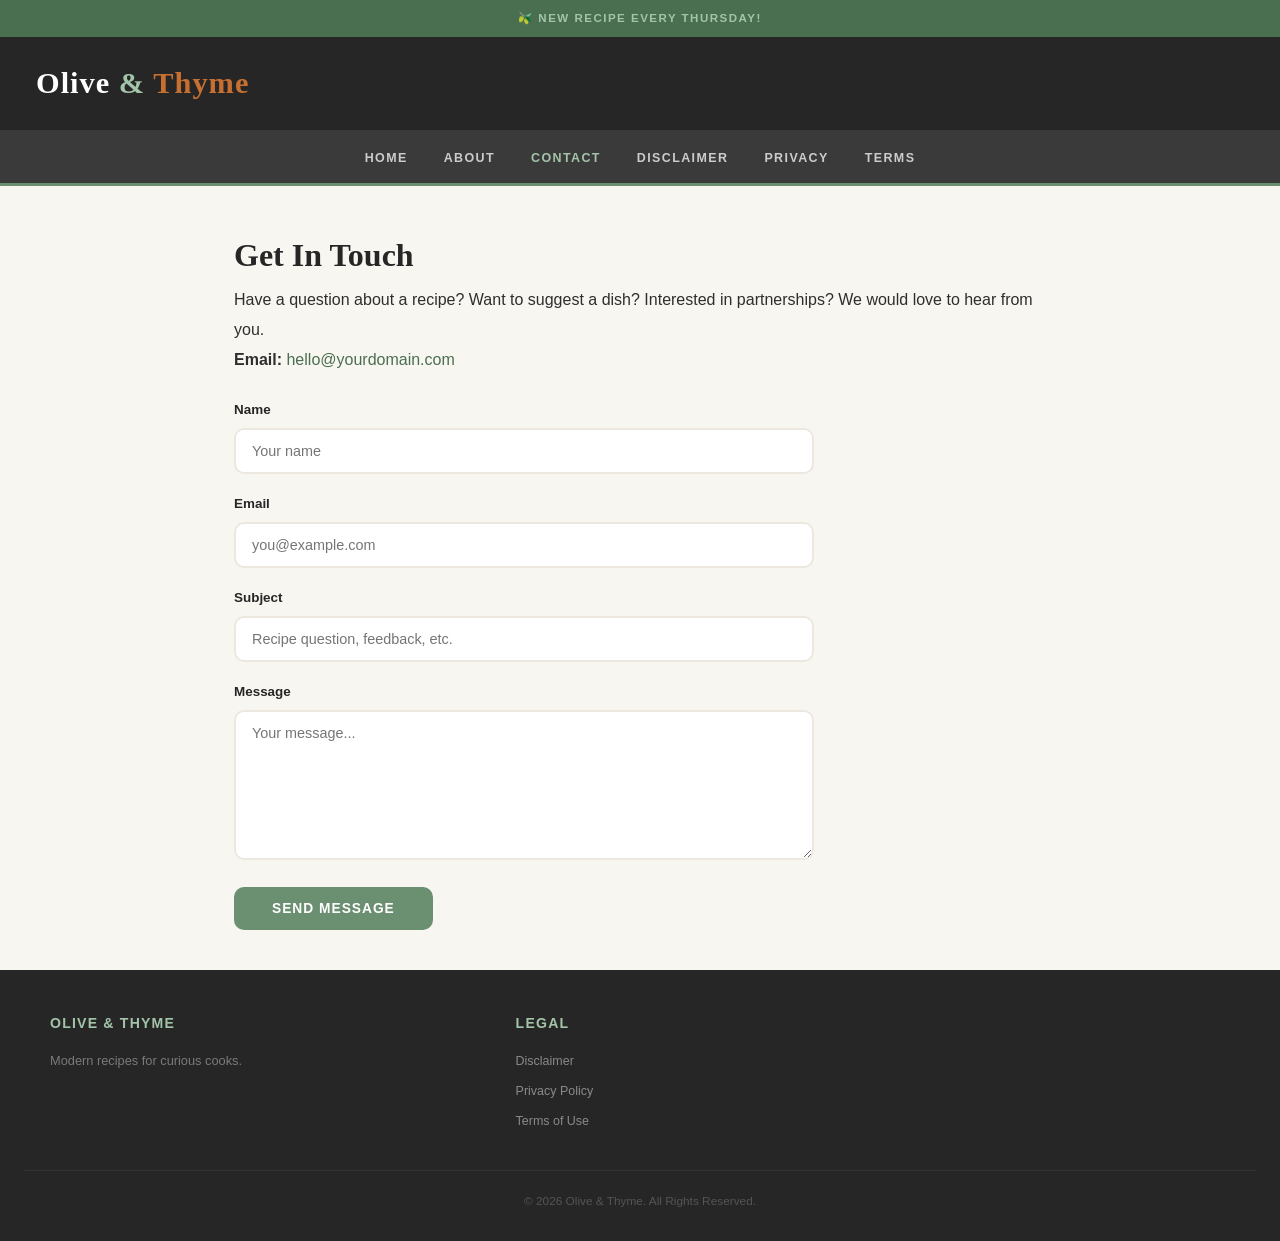
<file: public/contact.html>
<!DOCTYPE html>
<html lang="en">
<head><meta charset="UTF-8"/><meta name="viewport" content="width=device-width,initial-scale=1.0"/><title>Contact — Olive &amp; Thyme</title><meta name="description" content="Get in touch with Olive & Thyme. Recipe questions, feedback, or collaboration inquiries welcome."/><meta name="robots" content="index,follow"/><link rel="stylesheet" href="style.css"/></head>
<body>
<div class="ribbon">🫒 New recipe every Thursday!</div><header class="hdr"><div class="brand">Olive <span>&amp;</span> <em>Thyme</em></div></header><nav class="nav"><a href="index.html">Home</a><a href="about.html">About</a><a href="contact.html" class="on">Contact</a><a href="disclaimer.html">Disclaimer</a><a href="privacy-policy.html">Privacy</a><a href="terms.html">Terms</a></nav>
<main class="slim">
  <h1 style="font-family:var(--font-head);color:var(--charcoal)">Get In Touch</h1>
  <p>Have a question about a recipe? Want to suggest a dish? Interested in partnerships? We would love to hear from you.</p>
  <p><strong>Email:</strong> <a href="mailto:hello@yourdomain.com">hello@yourdomain.com</a></p>
  <div class="c-form" style="max-width:580px;margin-top:24px">
    <form action="#" method="POST">
      <label for="n">Name</label><input type="text" id="n" name="name" placeholder="Your name" required/>
      <label for="e">Email</label><input type="email" id="e" name="email" placeholder="you@example.com" required/>
      <label for="s">Subject</label><input type="text" id="s" name="subject" placeholder="Recipe question, feedback, etc." required/>
      <label for="m">Message</label><textarea id="m" name="message" placeholder="Your message..." required></textarea>
      <button type="submit">Send Message</button>
    </form>
  </div>
</main>
<footer class="ftr"><div class="ftr-grid"><div class="ftr-col"><h4>Olive &amp; Thyme</h4><p>Modern recipes for curious cooks.</p></div><div class="ftr-col"><h4>Legal</h4><a href="disclaimer.html">Disclaimer</a><a href="privacy-policy.html">Privacy Policy</a><a href="terms.html">Terms of Use</a></div></div><div class="ftr-btm">&copy; 2026 Olive &amp; Thyme. All Rights Reserved.</div></footer>
</body>
</html>
</file>
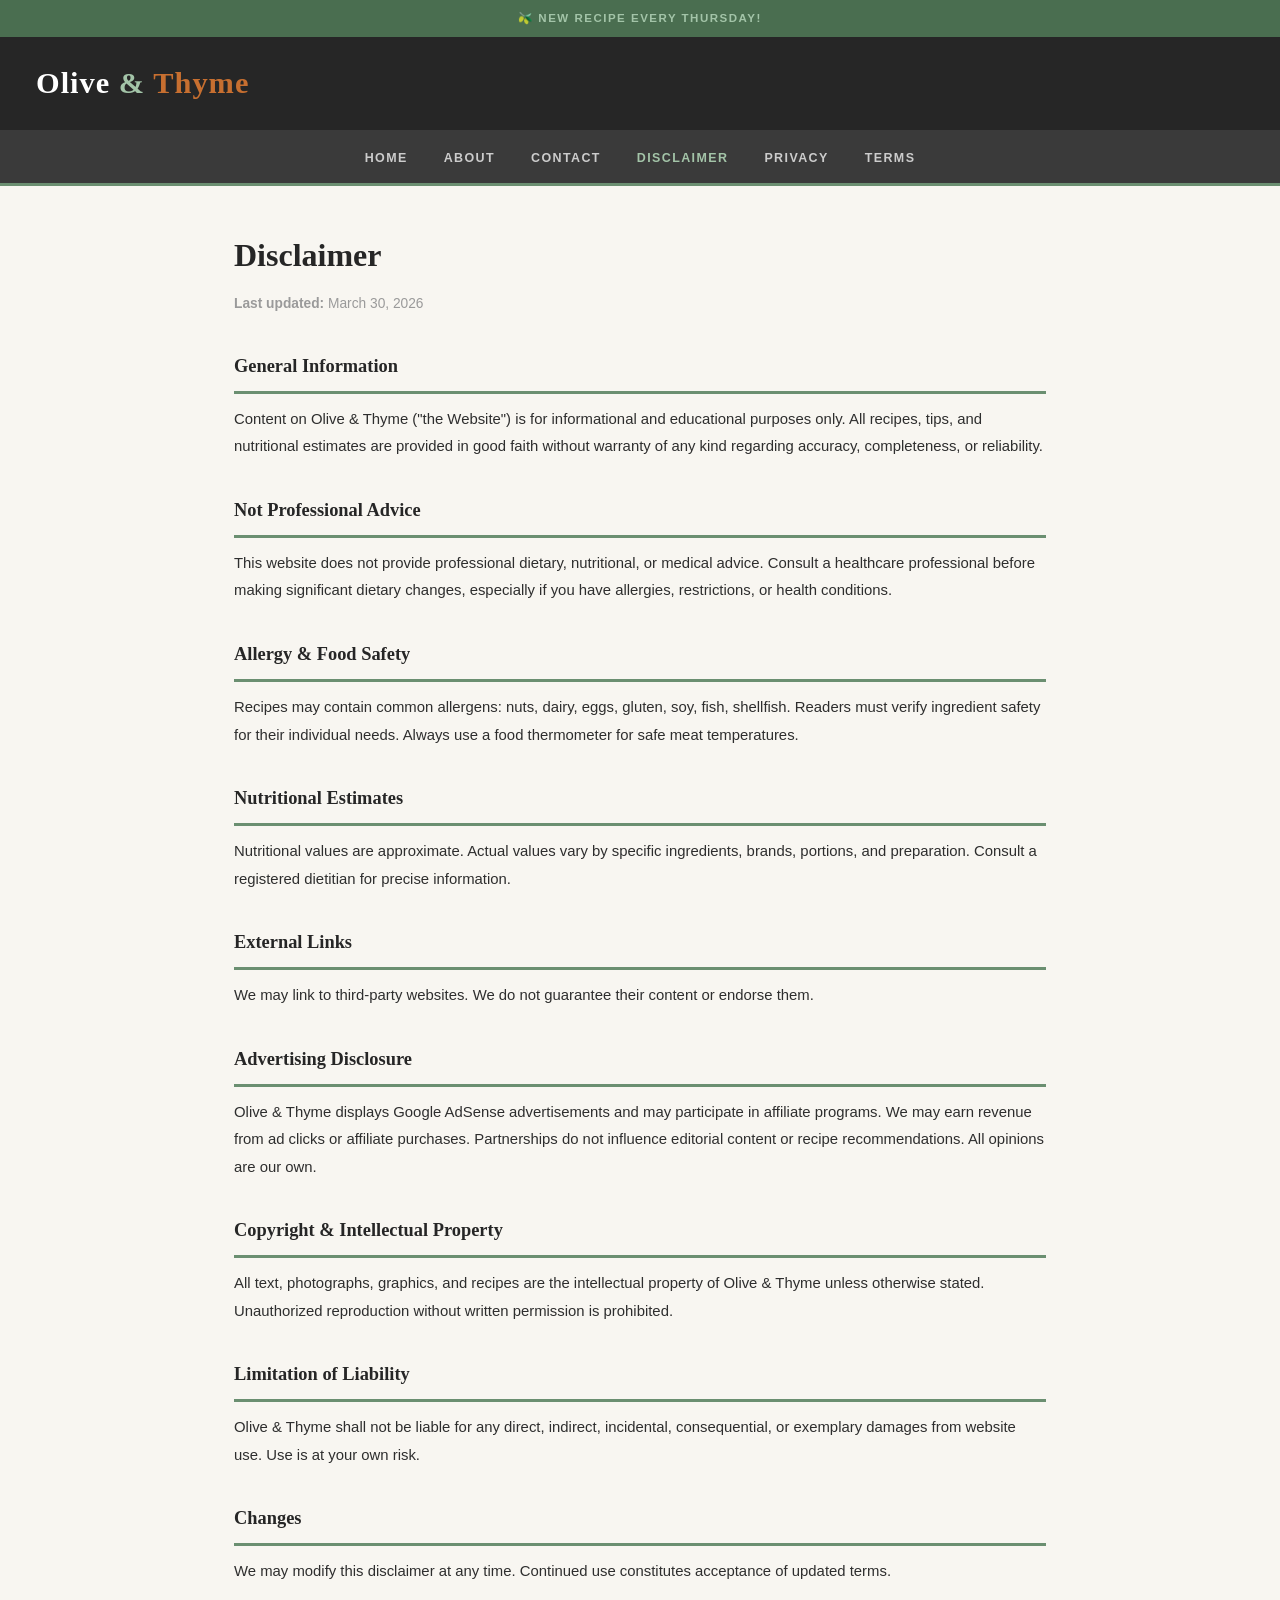
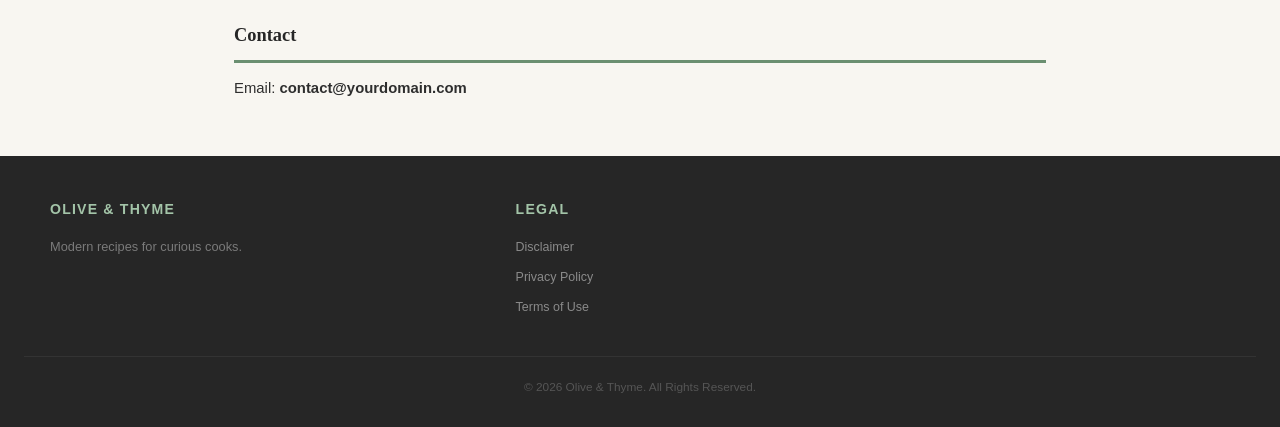
<file: public/disclaimer.html>
<!DOCTYPE html>
<html lang="en">
<head><meta charset="UTF-8"/><meta name="viewport" content="width=device-width,initial-scale=1.0"/><title>Disclaimer — Olive &amp; Thyme</title><meta name="description" content="Disclaimer for Olive & Thyme recipe website. Understand the terms under which our content is provided."/><meta name="robots" content="noindex,follow"/><link rel="stylesheet" href="style.css"/></head>
<body>
<div class="ribbon">🫒 New recipe every Thursday!</div><header class="hdr"><div class="brand">Olive <span>&amp;</span> <em>Thyme</em></div></header><nav class="nav"><a href="index.html">Home</a><a href="about.html">About</a><a href="contact.html">Contact</a><a href="disclaimer.html" class="on">Disclaimer</a><a href="privacy-policy.html">Privacy</a><a href="terms.html">Terms</a></nav>
<main class="slim legal">
  <h1>Disclaimer</h1>
  <p class="upd"><strong>Last updated:</strong> March 30, 2026</p>
  <h2>General Information</h2><p>Content on Olive &amp; Thyme ("the Website") is for informational and educational purposes only. All recipes, tips, and nutritional estimates are provided in good faith without warranty of any kind regarding accuracy, completeness, or reliability.</p>
  <h2>Not Professional Advice</h2><p>This website does not provide professional dietary, nutritional, or medical advice. Consult a healthcare professional before making significant dietary changes, especially if you have allergies, restrictions, or health conditions.</p>
  <h2>Allergy &amp; Food Safety</h2><p>Recipes may contain common allergens: nuts, dairy, eggs, gluten, soy, fish, shellfish. Readers must verify ingredient safety for their individual needs. Always use a food thermometer for safe meat temperatures.</p>
  <h2>Nutritional Estimates</h2><p>Nutritional values are approximate. Actual values vary by specific ingredients, brands, portions, and preparation. Consult a registered dietitian for precise information.</p>
  <h2>External Links</h2><p>We may link to third-party websites. We do not guarantee their content or endorse them.</p>
  <h2>Advertising Disclosure</h2><p>Olive &amp; Thyme displays Google AdSense advertisements and may participate in affiliate programs. We may earn revenue from ad clicks or affiliate purchases. Partnerships do not influence editorial content or recipe recommendations. All opinions are our own.</p>
  <h2>Copyright &amp; Intellectual Property</h2><p>All text, photographs, graphics, and recipes are the intellectual property of Olive &amp; Thyme unless otherwise stated. Unauthorized reproduction without written permission is prohibited.</p>
  <h2>Limitation of Liability</h2><p>Olive &amp; Thyme shall not be liable for any direct, indirect, incidental, consequential, or exemplary damages from website use. Use is at your own risk.</p>
  <h2>Changes</h2><p>We may modify this disclaimer at any time. Continued use constitutes acceptance of updated terms.</p>
  <h2>Contact</h2><p>Email: <strong>contact@yourdomain.com</strong></p>
</main>
<footer class="ftr"><div class="ftr-grid"><div class="ftr-col"><h4>Olive &amp; Thyme</h4><p>Modern recipes for curious cooks.</p></div><div class="ftr-col"><h4>Legal</h4><a href="disclaimer.html">Disclaimer</a><a href="privacy-policy.html">Privacy Policy</a><a href="terms.html">Terms of Use</a></div></div><div class="ftr-btm">&copy; 2026 Olive &amp; Thyme. All Rights Reserved.</div></footer>
</body>
</html>
</file>
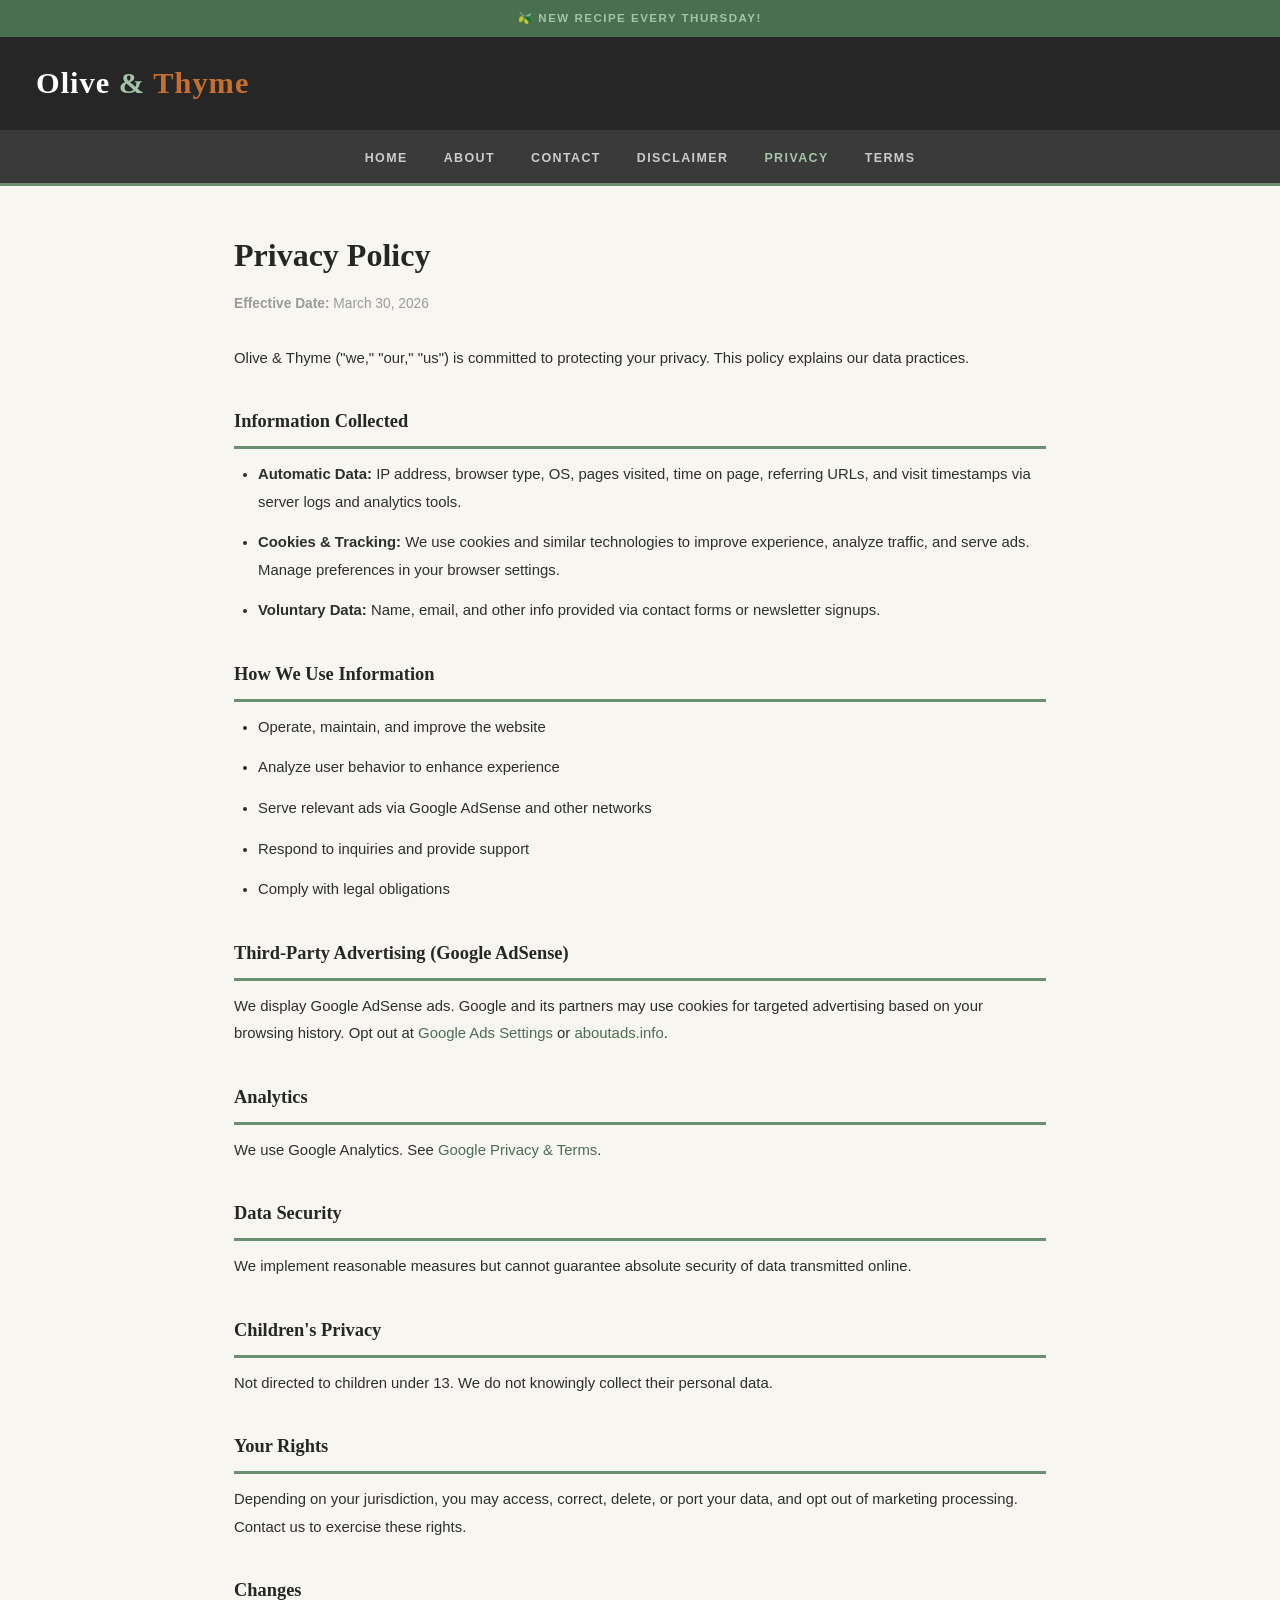
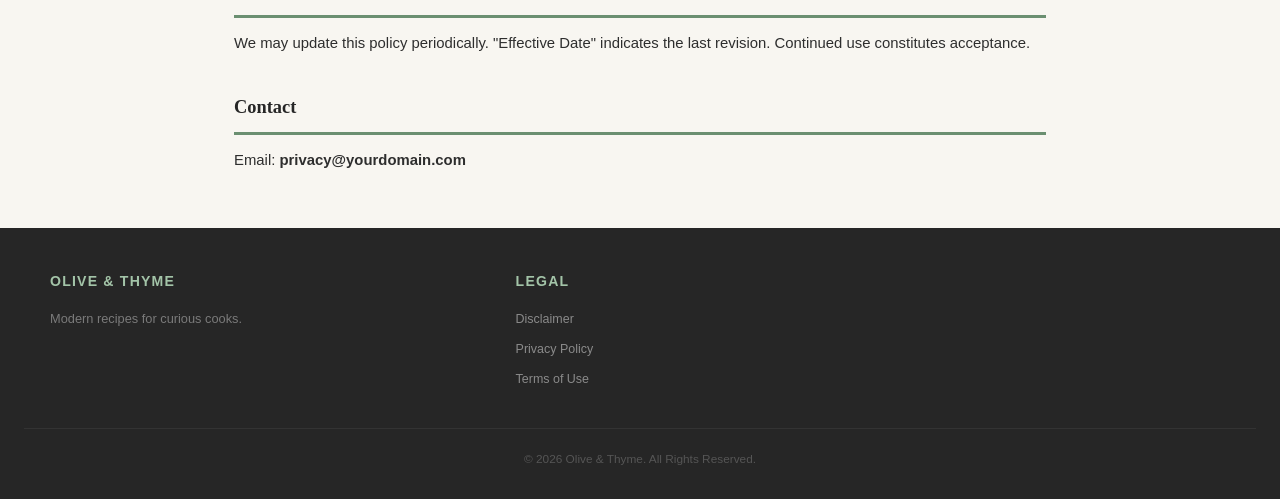
<file: public/privacy-policy.html>
<!DOCTYPE html>
<html lang="en">
<head><meta charset="UTF-8"/><meta name="viewport" content="width=device-width,initial-scale=1.0"/><title>Privacy Policy — Olive &amp; Thyme</title><meta name="description" content="Privacy Policy for Olive & Thyme. How we collect, use, and protect your personal information."/><meta name="robots" content="noindex,follow"/><link rel="stylesheet" href="style.css"/></head>
<body>
<div class="ribbon">🫒 New recipe every Thursday!</div><header class="hdr"><div class="brand">Olive <span>&amp;</span> <em>Thyme</em></div></header><nav class="nav"><a href="index.html">Home</a><a href="about.html">About</a><a href="contact.html">Contact</a><a href="disclaimer.html">Disclaimer</a><a href="privacy-policy.html" class="on">Privacy</a><a href="terms.html">Terms</a></nav>
<main class="slim legal">
  <h1>Privacy Policy</h1>
  <p class="upd"><strong>Effective Date:</strong> March 30, 2026</p>
  <p>Olive &amp; Thyme ("we," "our," "us") is committed to protecting your privacy. This policy explains our data practices.</p>
  <h2>Information Collected</h2>
  <ul>
    <li><strong>Automatic Data:</strong> IP address, browser type, OS, pages visited, time on page, referring URLs, and visit timestamps via server logs and analytics tools.</li>
    <li><strong>Cookies &amp; Tracking:</strong> We use cookies and similar technologies to improve experience, analyze traffic, and serve ads. Manage preferences in your browser settings.</li>
    <li><strong>Voluntary Data:</strong> Name, email, and other info provided via contact forms or newsletter signups.</li>
  </ul>
  <h2>How We Use Information</h2>
  <ul>
    <li>Operate, maintain, and improve the website</li>
    <li>Analyze user behavior to enhance experience</li>
    <li>Serve relevant ads via Google AdSense and other networks</li>
    <li>Respond to inquiries and provide support</li>
    <li>Comply with legal obligations</li>
  </ul>
  <h2>Third-Party Advertising (Google AdSense)</h2><p>We display Google AdSense ads. Google and its partners may use cookies for targeted advertising based on your browsing history. Opt out at <a href="https://www.google.com/settings/ads" target="_blank" rel="noopener">Google Ads Settings</a> or <a href="https://optout.aboutads.info/" target="_blank" rel="noopener">aboutads.info</a>.</p>
  <h2>Analytics</h2><p>We use Google Analytics. See <a href="https://policies.google.com/privacy" target="_blank" rel="noopener">Google Privacy &amp; Terms</a>.</p>
  <h2>Data Security</h2><p>We implement reasonable measures but cannot guarantee absolute security of data transmitted online.</p>
  <h2>Children's Privacy</h2><p>Not directed to children under 13. We do not knowingly collect their personal data.</p>
  <h2>Your Rights</h2><p>Depending on your jurisdiction, you may access, correct, delete, or port your data, and opt out of marketing processing. Contact us to exercise these rights.</p>
  <h2>Changes</h2><p>We may update this policy periodically. "Effective Date" indicates the last revision. Continued use constitutes acceptance.</p>
  <h2>Contact</h2><p>Email: <strong>privacy@yourdomain.com</strong></p>
</main>
<footer class="ftr"><div class="ftr-grid"><div class="ftr-col"><h4>Olive &amp; Thyme</h4><p>Modern recipes for curious cooks.</p></div><div class="ftr-col"><h4>Legal</h4><a href="disclaimer.html">Disclaimer</a><a href="privacy-policy.html">Privacy Policy</a><a href="terms.html">Terms of Use</a></div></div><div class="ftr-btm">&copy; 2026 Olive &amp; Thyme. All Rights Reserved.</div></footer>
</body>
</html>
</file>
<file: public/style.css>
/* ===== RESET ===== */
*,*::before,*::after{box-sizing:border-box;margin:0;padding:0}

:root{
  --sage:#6b8f71;
  --sage-dark:#4a6e50;
  --sage-light:#a3c4a8;
  --charcoal:#262626;
  --charcoal-mid:#3a3a3a;
  --offwhite:#f8f6f1;
  --sand:#ede8df;
  --terracotta:#c76f30;
  --terracotta-light:#e09050;
  --white:#fff;
  --text:#2e2e2e;
  --text-mid:#606060;
  --text-muted:#9a9a9a;
  --font-head:'Playfair Display',Georgia,serif;
  --font-body:'Inter','Segoe UI',Arial,sans-serif;
  --r:14px;
  --sh:0 6px 28px rgba(0,0,0,0.06);
  --sh-lg:0 14px 44px rgba(0,0,0,0.1);
}

html{scroll-behavior:smooth}

body{
  font-family:var(--font-body);
  line-height:1.85;
  color:var(--text);
  background:var(--offwhite);
  font-size:16px;
}

a{color:var(--sage-dark);text-decoration:none;transition:color .3s}
a:hover{color:var(--terracotta)}

img{max-width:100%;height:auto;display:block}

/* ===== RIBBON ===== */
.ribbon{
  background:var(--sage-dark);
  color:var(--sage-light);
  text-align:center;
  padding:8px 12px;
  font-size:.72rem;
  font-weight:700;
  letter-spacing:1.5px;
  text-transform:uppercase;
}

/* ===== HEADER ===== */
.hdr{
  background:var(--charcoal);
  color:var(--white);
  display:flex;
  align-items:center;
  justify-content:space-between;
  padding:18px 36px;
  flex-wrap:wrap;
  gap:12px;
}
.hdr .brand{font-family:var(--font-head);font-size:1.9rem;font-weight:700;letter-spacing:1px}
.hdr .brand span{color:var(--sage-light)}
.hdr .brand em{font-style:normal;color:var(--terracotta)}

/* ===== NAV ===== */
.nav{
  background:var(--charcoal-mid);
  padding:12px 0;
  text-align:center;
  position:sticky;
  top:0;
  z-index:999;
  border-bottom:3px solid var(--sage);
}
.nav a{
  color:#ccc;
  margin:0 18px;
  font-size:.78rem;
  font-weight:700;
  text-transform:uppercase;
  letter-spacing:1.4px;
  transition:color .3s;
}
.nav a:hover,.nav a.on{color:var(--sage-light);text-decoration:none}

/* ===== CONTAINERS ===== */
.wrap{max-width:1180px;margin:0 auto;padding:40px 24px}
.slim{max-width:860px;margin:0 auto;padding:40px 24px}

/* ===== HERO ===== */
.hero{
  display:grid;
  grid-template-columns:1fr 1fr;
  min-height:500px;
  overflow:hidden;
}
.hero-txt{
  background:var(--charcoal);
  color:var(--white);
  display:flex;
  flex-direction:column;
  justify-content:center;
  padding:60px 50px;
}
.hero-txt h1{font-family:var(--font-head);font-size:2.8rem;line-height:1.2;margin-bottom:16px}
.hero-txt h1 span{color:var(--sage-light)}
.hero-txt p{font-size:1rem;opacity:.85;margin-bottom:28px;max-width:440px}
.hero-txt .btn-hero{
  display:inline-block;
  background:var(--terracotta);
  color:var(--white);
  padding:14px 34px;
  border-radius:50px;
  font-weight:800;
  font-size:.85rem;
  text-transform:uppercase;
  letter-spacing:1.2px;
  transition:background .3s,transform .3s;
}
.hero-txt .btn-hero:hover{background:var(--terracotta-light);transform:scale(1.05);text-decoration:none}
.hero-img{
  background:url('https://images.unsplash.com/photo-1466637574441-749b8f19452f?w=900&q=80') center/cover no-repeat;
  min-height:400px;
}

/* ===== SECTION ===== */
.sec-head{text-align:center;margin-bottom:40px}
.sec-head h2{font-family:var(--font-head);font-size:2rem;color:var(--charcoal)}
.sec-head h2::after{content:'';display:block;width:50px;height:3px;background:var(--terracotta);margin:12px auto 0;border-radius:2px}
.sec-head p{color:var(--text-mid);margin-top:8px;font-size:.92rem}

/* ===== AD ===== */
.ad{
  background:var(--sand);
  border:2px dashed #ccc;
  text-align:center;
  padding:16px;
  margin:32px 0;
  font-size:.76rem;
  color:var(--text-muted);
  border-radius:10px;
}

/* ===== MASONRY GRID ===== */
.mgrid{
  column-count:3;
  column-gap:26px;
}

/* ===== CARD ===== */
.card{
  break-inside:avoid;
  background:var(--white);
  border-radius:var(--r);
  box-shadow:var(--sh);
  overflow:hidden;
  margin-bottom:26px;
  transition:transform .35s,box-shadow .35s;
  border:1px solid #eee;
}
.card:hover{transform:translateY(-6px);box-shadow:var(--sh-lg)}
.card img{width:100%;object-fit:cover}
.card-bd{padding:22px}
.card-bd .cat{
  display:inline-block;
  background:var(--sage);
  color:var(--white);
  font-size:.62rem;
  font-weight:800;
  padding:4px 12px;
  border-radius:20px;
  text-transform:uppercase;
  letter-spacing:.8px;
  margin-bottom:10px;
}
.card-bd h3{font-family:var(--font-head);font-size:1.15rem;color:var(--charcoal);margin-bottom:6px}
.card-bd .mt{font-size:.74rem;color:var(--text-muted);margin-bottom:10px}
.card-bd p{font-size:.86rem;color:var(--text-mid);margin-bottom:16px}
.card-bd .go{
  display:inline-block;
  border:2px solid var(--sage);
  color:var(--sage-dark);
  padding:8px 20px;
  border-radius:8px;
  font-weight:800;
  font-size:.74rem;
  text-transform:uppercase;
  letter-spacing:.6px;
  transition:all .3s;
}
.card-bd .go:hover{background:var(--sage);color:var(--white);text-decoration:none}

/* ===== STATS ROW ===== */
.stats{
  display:grid;
  grid-template-columns:repeat(4,1fr);
  gap:16px;
  background:var(--charcoal);
  padding:40px 30px;
  border-radius:var(--r);
  margin:40px 0 10px;
  text-align:center;
  color:var(--white);
}
.stats .n{font-family:var(--font-head);font-size:2.2rem;color:var(--sage-light);display:block}
.stats .lbl{font-size:.72rem;text-transform:uppercase;letter-spacing:1px;opacity:.7;margin-top:4px}

/* ===== RECIPE PAGE ===== */
.r-img{
  width:100%;
  height:480px;
  object-fit:cover;
  border-radius:var(--r);
  margin-bottom:30px;
  box-shadow:var(--sh);
}
.r-pg h1{font-family:var(--font-head);font-size:2.3rem;color:var(--charcoal);margin-bottom:8px}
.r-pg .bar{
  display:flex;flex-wrap:wrap;gap:24px;
  font-size:.84rem;color:var(--text-muted);
  margin-bottom:24px;padding-bottom:18px;
  border-bottom:2px solid var(--sand);
}
.r-pg .nbox{
  display:grid;grid-template-columns:repeat(auto-fill,minmax(120px,1fr));
  gap:12px;margin:16px 0 28px;
}
.r-pg .ni{
  background:var(--sand);padding:14px;border-radius:12px;text-align:center;
}
.r-pg .ni .v{font-family:var(--font-head);font-size:1.5rem;font-weight:700;color:var(--terracotta);display:block}
.r-pg .ni .l{font-size:.68rem;text-transform:uppercase;letter-spacing:.6px;color:var(--text-muted)}
.r-pg h2{
  font-family:var(--font-head);color:var(--charcoal);
  margin:34px 0 14px;font-size:1.3rem;
  padding-left:14px;border-left:5px solid var(--sage);
}
.r-pg p{margin-bottom:16px}
.r-pg ul,.r-pg ol{margin-left:26px;margin-bottom:18px}
.r-pg li{margin-bottom:9px}
.r-pg .tip{
  background:linear-gradient(135deg,#f0ebe2,#faf7f0);
  border-left:5px solid var(--terracotta);
  padding:22px 26px;border-radius:10px;
  margin:28px 0;font-size:.9rem;line-height:1.8;
}
.crumb{font-size:.76rem;color:var(--text-muted);margin-bottom:24px}
.crumb a{color:var(--sage-dark)}
.backbtn{
  display:inline-block;background:var(--charcoal);color:var(--white);
  padding:11px 28px;border-radius:8px;font-weight:800;font-size:.8rem;
  text-transform:uppercase;letter-spacing:.8px;transition:background .3s;
}
.backbtn:hover{background:var(--charcoal-mid);text-decoration:none}

/* ===== LEGAL ===== */
.legal h1{font-family:var(--font-head);color:var(--charcoal);margin-bottom:6px}
.legal .upd{color:var(--text-muted);margin-bottom:28px;font-size:.86rem}
.legal h2{font-family:var(--font-head);color:var(--charcoal);margin:32px 0 12px;font-size:1.15rem;border-bottom:3px solid var(--sage);padding-bottom:8px}
.legal p,.legal li{margin-bottom:13px;font-size:.93rem}
.legal ul{margin-left:24px}

/* ===== ABOUT ===== */
.about-hero{
  display:grid;grid-template-columns:1fr 1fr;gap:40px;align-items:center;margin-bottom:40px;
}
.about-hero img{border-radius:var(--r);box-shadow:var(--sh);width:100%;height:360px;object-fit:cover}
.about-hero h1{font-family:var(--font-head);font-size:2rem;color:var(--charcoal);margin-bottom:12px}

/* ===== CONTACT ===== */
.c-form label{display:block;margin-bottom:5px;font-weight:700;font-size:.84rem;color:var(--charcoal)}
.c-form input,.c-form textarea{
  width:100%;padding:13px 16px;border:2px solid var(--sand);border-radius:10px;
  font-size:.9rem;font-family:var(--font-body);margin-bottom:18px;transition:border-color .3s;
  background:var(--white);
}
.c-form input:focus,.c-form textarea:focus{border-color:var(--sage);outline:none}
.c-form textarea{min-height:150px;resize:vertical}
.c-form button{
  background:var(--sage);color:var(--white);border:none;padding:14px 38px;border-radius:10px;
  font-weight:800;font-size:.86rem;text-transform:uppercase;letter-spacing:1px;cursor:pointer;transition:background .3s;
}
.c-form button:hover{background:var(--sage-dark)}

/* ===== FOOTER ===== */
.ftr{
  background:var(--charcoal);color:#8a8a8a;padding:40px 24px 28px;font-size:.82rem;
}
.ftr-grid{
  max-width:1180px;margin:0 auto;
  display:grid;grid-template-columns:2fr 1fr 1fr 1fr;gap:32px;
}
.ftr-col h4{color:var(--sage-light);margin-bottom:14px;font-size:.88rem;text-transform:uppercase;letter-spacing:1.2px}
.ftr-col p{font-size:.8rem;line-height:1.7;color:#7a7a7a}
.ftr-col a{color:#8a8a8a;display:block;margin-bottom:7px;font-size:.78rem}
.ftr-col a:hover{color:var(--sage-light)}
.ftr-btm{
  text-align:center;margin-top:30px;padding-top:20px;
  border-top:1px solid rgba(255,255,255,.06);font-size:.74rem;color:#555;
}

/* ===== RESPONSIVE ===== */
@media(max-width:992px){
  .mgrid{column-count:2}
  .hero{grid-template-columns:1fr}
  .hero-img{min-height:300px}
  .hero-txt{padding:40px 30px}
  .hero-txt h1{font-size:2rem}
  .about-hero{grid-template-columns:1fr}
  .ftr-grid{grid-template-columns:1fr 1fr}
}
@media(max-width:600px){
  .mgrid{column-count:1}
  .hdr{padding:14px 18px;justify-content:center}
  .hdr .brand{font-size:1.4rem}
  .nav a{margin:0 8px;font-size:.68rem}
  .hero-txt h1{font-size:1.6rem}
  .r-img{height:260px}
  .stats{grid-template-columns:repeat(2,1fr)}
  .ftr-grid{grid-template-columns:1fr;text-align:center}
  .r-pg .nbox{grid-template-columns:repeat(2,1fr)}
}
</file>
